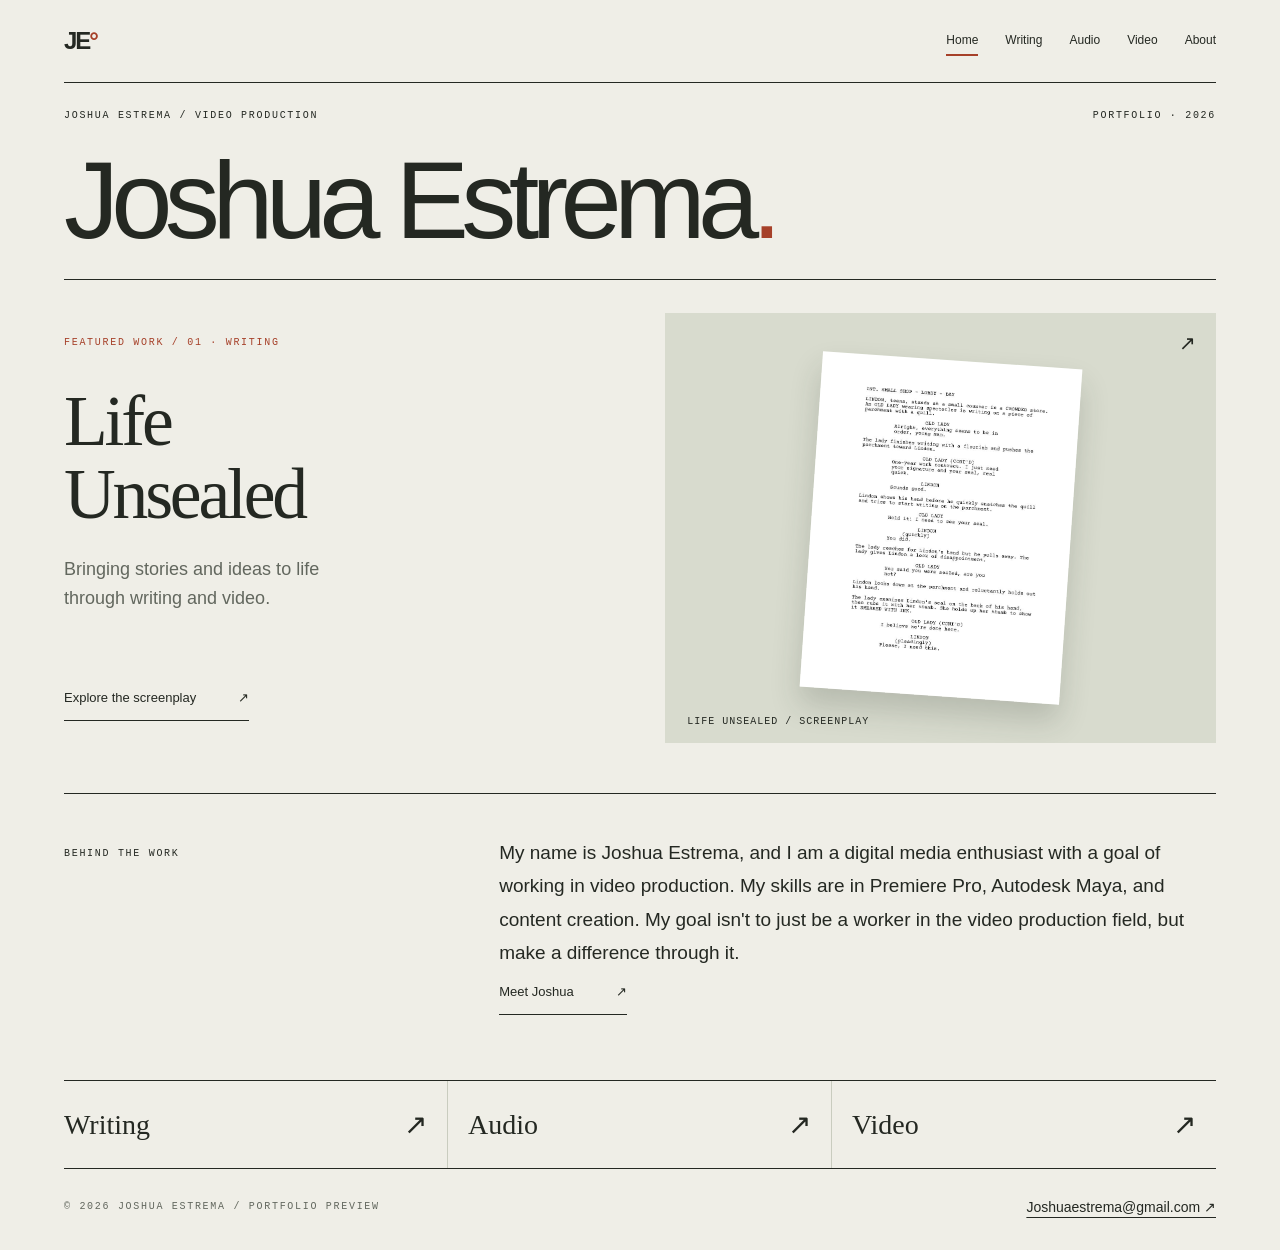
<file: index.html>
<!DOCTYPE html>
<html lang="en">
<head>
  <meta charset="UTF-8">
  <meta name="viewport" content="width=device-width, initial-scale=1">
  <meta name="description" content="Joshua Estrema — writing, audio, and video portfolio.">
  <title>Portfolio — Joshua Estrema</title>
  <link rel="stylesheet" href="styles.css">
</head>
<body>
  <a href="#main" class="skip">Skip to content</a>
  <div class="shell">
    <header><a class="monogram" href="index.html" aria-label="Joshua Estrema home">JE<span>°</span></a><nav aria-label="Main navigation"><a href="index.html" aria-current="page">Home</a><a href="writing.html">Writing</a><a href="audio.html">Audio</a><a href="video.html">Video</a><a href="about.html">About</a></nav></header>
    <main id="main"><section class="masthead"><p class="meta"><span>Joshua Estrema / Video production</span><span>Portfolio · 2026</span></p><h1>Joshua Estrema<span style="color:var(--accent)">.</span></h1></section>
<section class="feature" aria-labelledby="featured-title"><div class="feature-copy"><p class="meta eyebrow">Featured work / 01 · Writing</p><h2 id="featured-title">Life<br>Unsealed</h2><p class="brand">Bringing stories and ideas to life through writing and video.</p><a class="link" href="writing.html">Explore the screenplay <span aria-hidden="true">↗</span></a></div><a href="writing.html" class="document-stage" aria-label="Explore Life Unsealed screenplay"><img src="assets/screenplay-preview.jpg" alt="First page of the Life Unsealed screenplay"><span class="stage-label">LIFE UNSEALED / SCREENPLAY</span><span class="stage-corner" aria-hidden="true">↗</span></a></section>
<section class="intro"><p class="meta">Behind the work</p><div><p>My name is Joshua Estrema, and I am a digital media enthusiast with a goal of working in video production. My skills are in Premiere Pro, Autodesk Maya, and content creation. My goal isn&#x27;t to just be a worker in the video production field, but make a difference through it.</p><a class="link" href="about.html">Meet Joshua <span aria-hidden="true">↗</span></a></div></section>
<div class="routes" aria-label="Browse work"><a href="writing.html">Writing <span>↗</span></a><a href="audio.html">Audio <span>↗</span></a><a href="video.html">Video <span>↗</span></a></div></main>
    <footer><span class="meta">© 2026 Joshua Estrema / Portfolio preview</span><a href="mailto:Joshuaestrema@gmail.com">Joshuaestrema@gmail.com ↗</a></footer>
  </div>
</body>
</html>
</file>
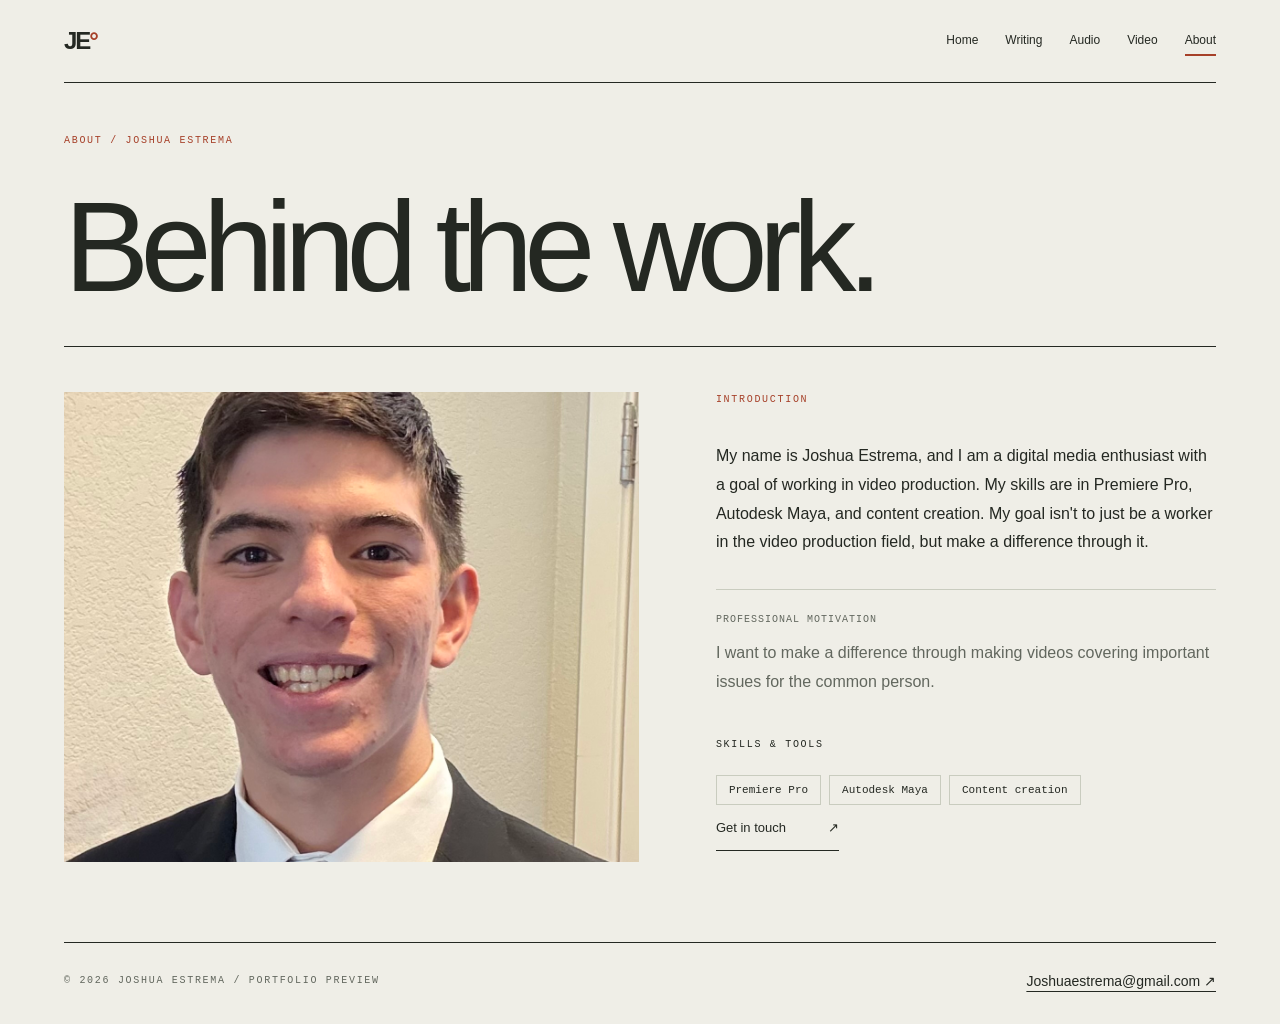
<file: about.html>
<!DOCTYPE html>
<html lang="en">
<head>
  <meta charset="UTF-8">
  <meta name="viewport" content="width=device-width, initial-scale=1">
  <meta name="description" content="Joshua Estrema — writing, audio, and video portfolio.">
  <title>About — Joshua Estrema</title>
  <link rel="stylesheet" href="styles.css">
</head>
<body>
  <a href="#main" class="skip">Skip to content</a>
  <div class="shell">
    <header><a class="monogram" href="index.html" aria-label="Joshua Estrema home">JE<span>°</span></a><nav aria-label="Main navigation"><a href="index.html">Home</a><a href="writing.html">Writing</a><a href="audio.html">Audio</a><a href="video.html">Video</a><a href="about.html" aria-current="page">About</a></nav></header>
    <main id="main"><div class="page-top"><p class="meta eyebrow">About / Joshua Estrema</p><h1>Behind the work.</h1></div><section class="project"><img class="portrait" src="assets/portrait.jpg" alt="Joshua Estrema"><div class="about-copy"><p class="meta eyebrow">Introduction</p><p class="copy">My name is Joshua Estrema, and I am a digital media enthusiast with a goal of working in video production. My skills are in Premiere Pro, Autodesk Maya, and content creation. My goal isn&#x27;t to just be a worker in the video production field, but make a difference through it.</p><div class="gap"><span>Professional motivation</span><p class="copy">I want to make a difference through making videos covering important issues for the common person.</p></div><p class="meta">Skills &amp; tools</p><div class="tools"><span>Premiere Pro</span><span>Autodesk Maya</span><span>Content creation</span></div><a class="link" href="mailto:Joshuaestrema@gmail.com">Get in touch <span aria-hidden="true">↗</span></a></div></section></main>
    <footer><span class="meta">© 2026 Joshua Estrema / Portfolio preview</span><a href="mailto:Joshuaestrema@gmail.com">Joshuaestrema@gmail.com ↗</a></footer>
  </div>
</body>
</html>
</file>
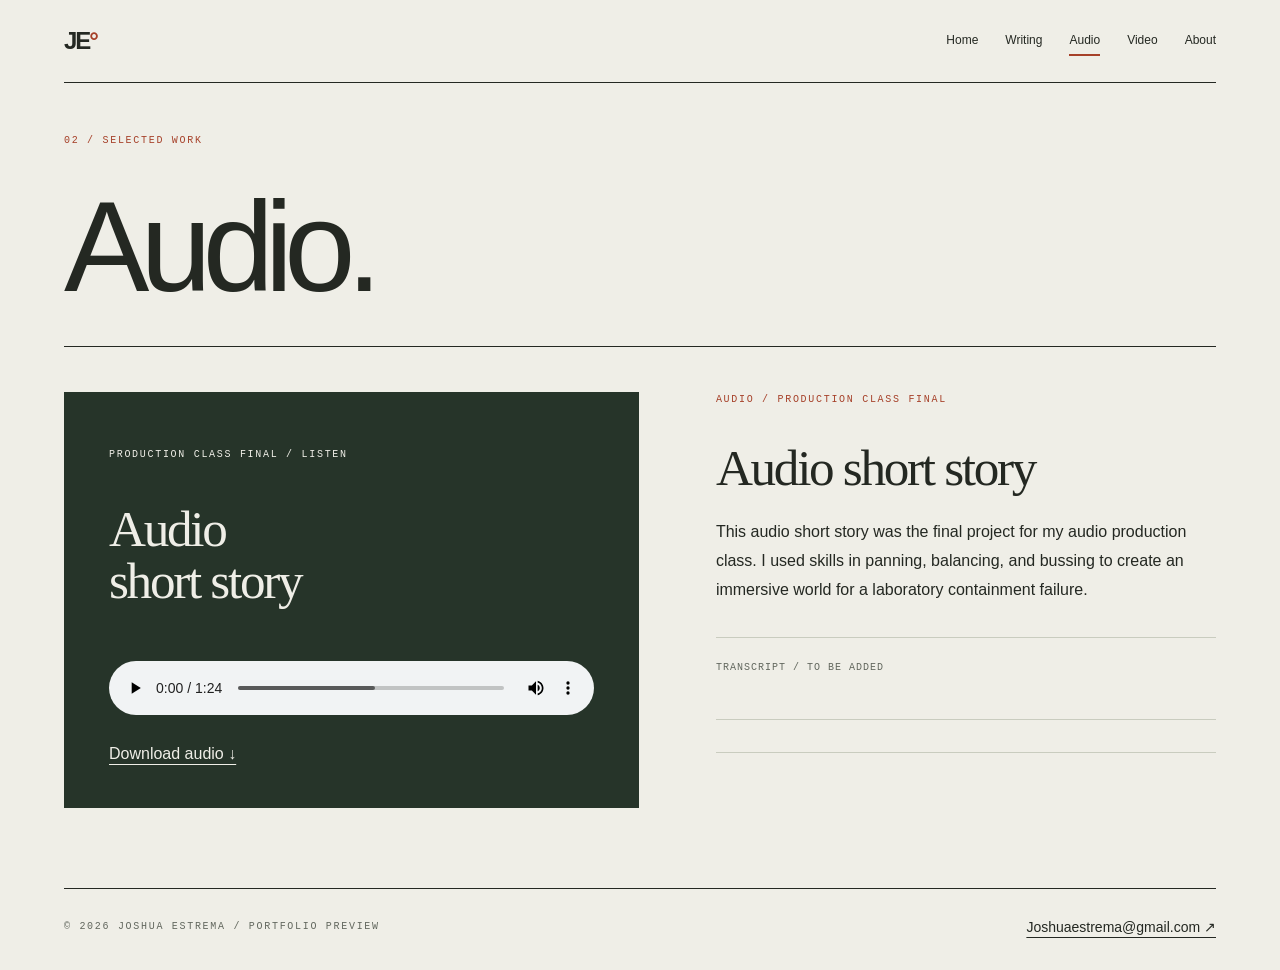
<file: audio.html>
<!DOCTYPE html>
<html lang="en">
<head>
  <meta charset="UTF-8">
  <meta name="viewport" content="width=device-width, initial-scale=1">
  <meta name="description" content="Joshua Estrema — writing, audio, and video portfolio.">
  <title>Audio — Joshua Estrema</title>
  <link rel="stylesheet" href="styles.css">
</head>
<body>
  <a href="#main" class="skip">Skip to content</a>
  <div class="shell">
    <header><a class="monogram" href="index.html" aria-label="Joshua Estrema home">JE<span>°</span></a><nav aria-label="Main navigation"><a href="index.html">Home</a><a href="writing.html">Writing</a><a href="audio.html" aria-current="page">Audio</a><a href="video.html">Video</a><a href="about.html">About</a></nav></header>
    <main id="main"><div class="page-top"><p class="meta eyebrow">02 / Selected work</p><h1>Audio.</h1></div><article class="project"><div class="listening"><p class="meta">Production class final / Listen</p><h2>Audio<br>short story</h2><audio controls preload="metadata"><source src="assets/audio-short-story.mp3" type="audio/mpeg">Audio playback is unavailable. Use the download link.</audio><a href="assets/audio-short-story.mp3" download>Download audio ↓</a></div><div><p class="meta eyebrow">Audio / Production class final</p><h2>Audio short story</h2><p class="copy">This audio short story was the final project for my audio production class. I used skills in panning, balancing, and bussing to create an immersive world for a laboratory containment failure.</p><div class="gap"><span>Transcript / To be added</span><div class="blank-line"></div><div class="blank-line"></div></div></div></article></main>
    <footer><span class="meta">© 2026 Joshua Estrema / Portfolio preview</span><a href="mailto:Joshuaestrema@gmail.com">Joshuaestrema@gmail.com ↗</a></footer>
  </div>
</body>
</html>
</file>
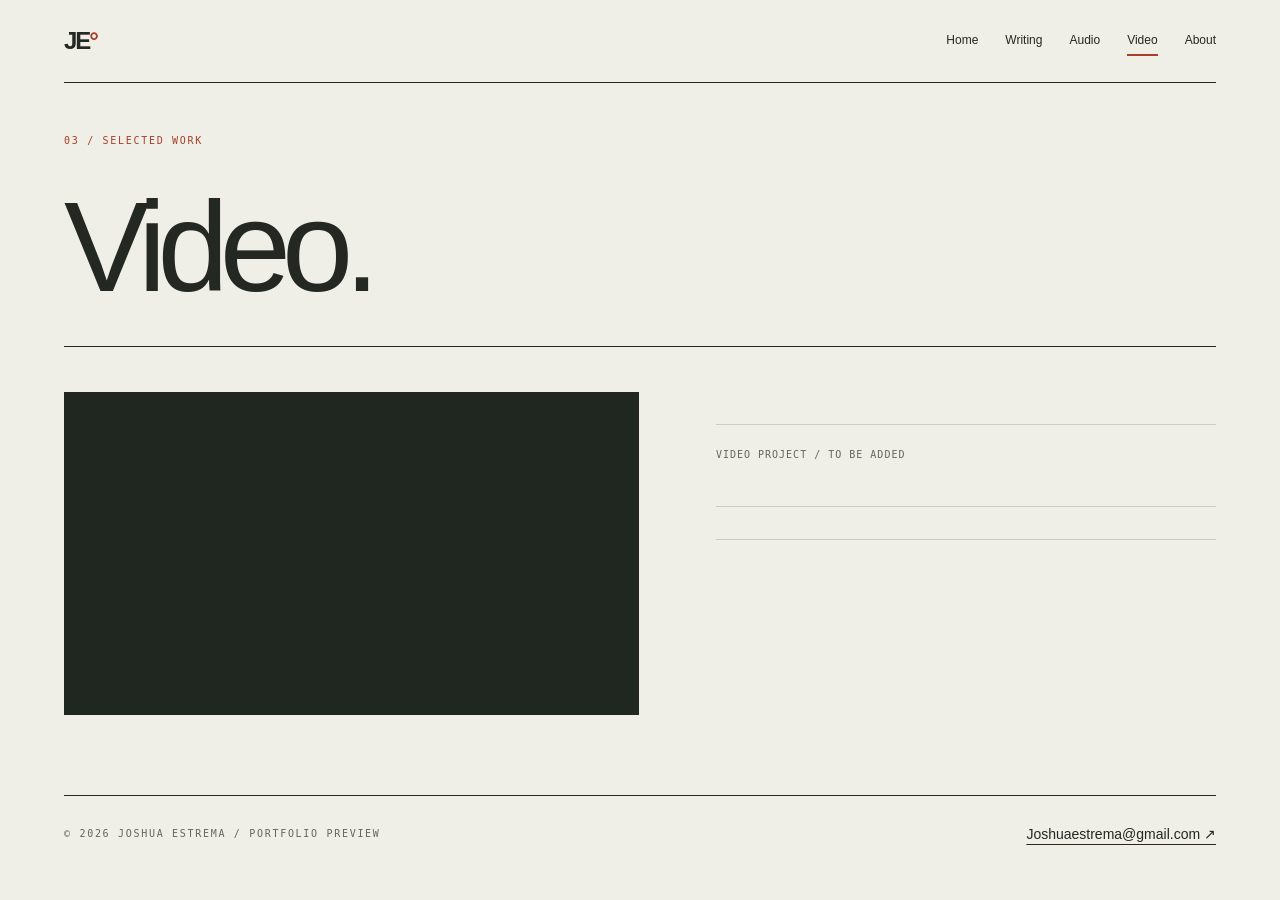
<file: video.html>
<!DOCTYPE html>
<html lang="en">
<head>
  <meta charset="UTF-8">
  <meta name="viewport" content="width=device-width, initial-scale=1">
  <meta name="description" content="Joshua Estrema — writing, audio, and video portfolio.">
  <title>Video — Joshua Estrema</title>
  <link rel="stylesheet" href="styles.css">
</head>
<body>
  <a href="#main" class="skip">Skip to content</a>
  <div class="shell">
    <header><a class="monogram" href="index.html" aria-label="Joshua Estrema home">JE<span>°</span></a><nav aria-label="Main navigation"><a href="index.html">Home</a><a href="writing.html">Writing</a><a href="audio.html">Audio</a><a href="video.html" aria-current="page">Video</a><a href="about.html">About</a></nav></header>
    <main id="main"><div class="page-top"><p class="meta eyebrow">03 / Selected work</p><h1>Video.</h1></div><section class="project" aria-label="Video work to be added"><div class="empty-screen" aria-label="Blank space reserved for a video"></div><div class="gap"><span>Video project / To be added</span><div class="blank-line"></div><div class="blank-line"></div></div></section></main>
    <footer><span class="meta">© 2026 Joshua Estrema / Portfolio preview</span><a href="mailto:Joshuaestrema@gmail.com">Joshuaestrema@gmail.com ↗</a></footer>
  </div>
</body>
</html>
</file>
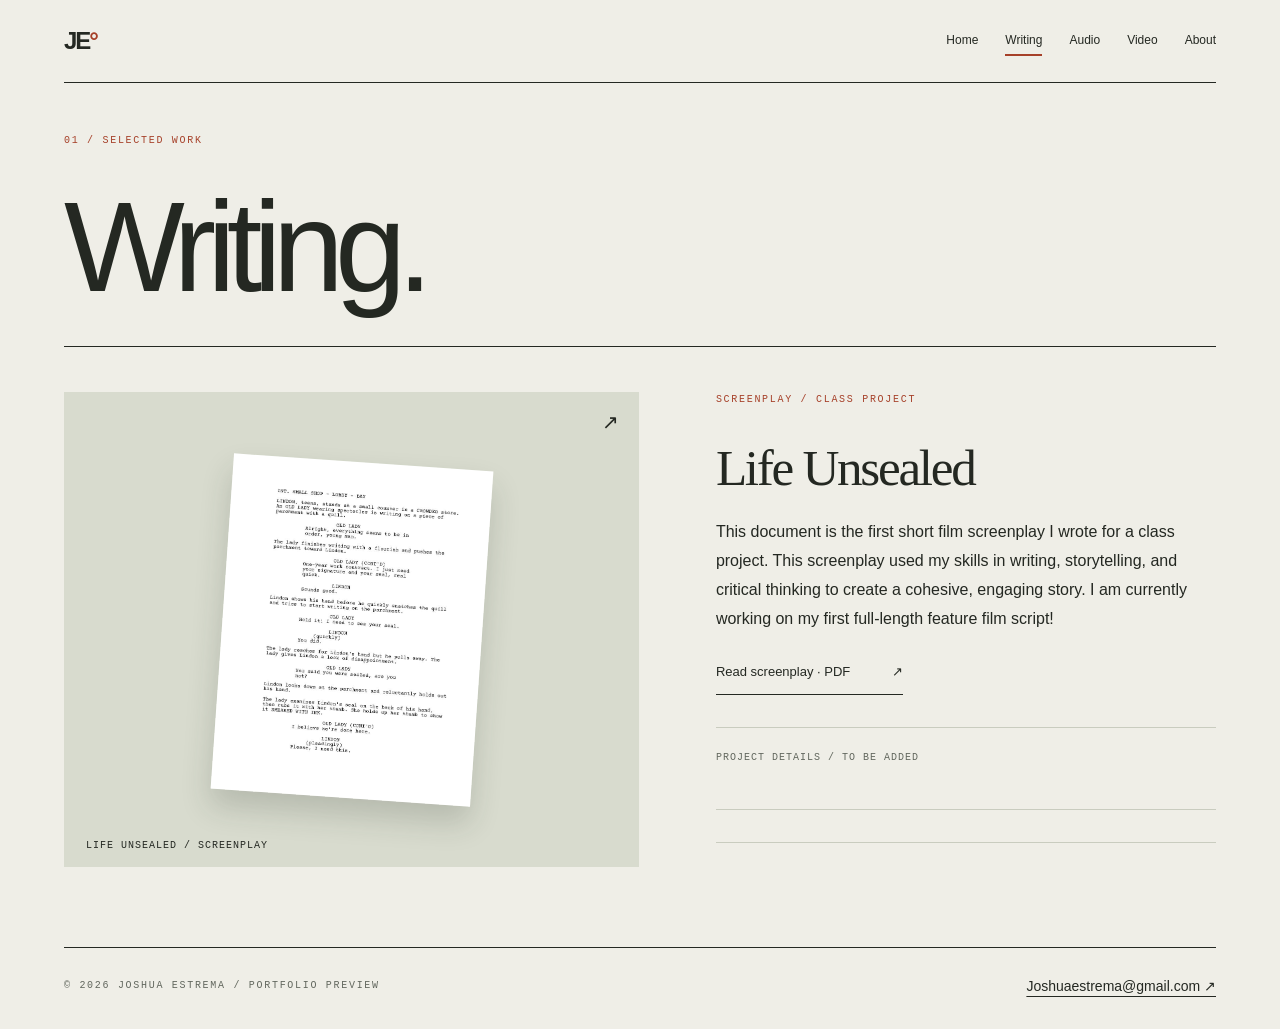
<file: writing.html>
<!DOCTYPE html>
<html lang="en">
<head>
  <meta charset="UTF-8">
  <meta name="viewport" content="width=device-width, initial-scale=1">
  <meta name="description" content="Joshua Estrema — writing, audio, and video portfolio.">
  <title>Writing — Joshua Estrema</title>
  <link rel="stylesheet" href="styles.css">
</head>
<body>
  <a href="#main" class="skip">Skip to content</a>
  <div class="shell">
    <header><a class="monogram" href="index.html" aria-label="Joshua Estrema home">JE<span>°</span></a><nav aria-label="Main navigation"><a href="index.html">Home</a><a href="writing.html" aria-current="page">Writing</a><a href="audio.html">Audio</a><a href="video.html">Video</a><a href="about.html">About</a></nav></header>
    <main id="main"><div class="page-top"><p class="meta eyebrow">01 / Selected work</p><h1>Writing.</h1></div><article class="project"><a class="document-stage" href="assets/life-unsealed.pdf" target="_blank" rel="noopener" aria-label="Read Life Unsealed screenplay PDF"><img src="assets/screenplay-preview.jpg" alt="First page of the Life Unsealed screenplay"><span class="stage-label">LIFE UNSEALED / SCREENPLAY</span><span class="stage-corner" aria-hidden="true">↗</span></a><div><p class="meta eyebrow">Screenplay / Class project</p><h2>Life Unsealed</h2><p class="copy">This document is the first short film screenplay I wrote for a class project. This screenplay used my skills in writing, storytelling, and critical thinking to create a cohesive, engaging story. I am currently working on my first full-length feature film script!</p><a class="link" href="assets/life-unsealed.pdf" target="_blank" rel="noopener">Read screenplay · PDF <span aria-hidden="true">↗</span></a><div class="gap"><span>Project details / To be added</span><div class="blank-line"></div><div class="blank-line"></div></div></div></article></main>
    <footer><span class="meta">© 2026 Joshua Estrema / Portfolio preview</span><a href="mailto:Joshuaestrema@gmail.com">Joshuaestrema@gmail.com ↗</a></footer>
  </div>
</body>
</html>
</file>
<file: styles.css>
:root { --paper:#efeee7; --ink:#242822; --muted:#62675e; --line:#c9ccbf; --accent:#a64029; --dark:#263429; }
* { box-sizing:border-box; }
body { margin:0; background:var(--paper); color:var(--ink); font-family:Arial,Helvetica,sans-serif; }
a { color:inherit; text-underline-offset:5px; }
button,a { -webkit-tap-highlight-color:transparent; }
a:focus-visible,button:focus-visible { outline:3px solid var(--accent); outline-offset:5px; }
.skip { position:absolute; top:-80px; left:20px; padding:15px; background:white; z-index:10; }
.skip:focus { top:10px; }
.shell { max-width:1500px; margin:auto; padding:0 5vw; }
header { display:flex; justify-content:space-between; gap:24px; align-items:center; padding:26px 0; border-bottom:1px solid var(--ink); }
.monogram { text-decoration:none; font-weight:800; font-size:24px; letter-spacing:-2px; }
.monogram span { color:var(--accent); }
nav { display:flex; flex-wrap:wrap; gap:27px; }
nav a { font-size:12px; text-decoration:none; padding:7px 0; border-bottom:2px solid transparent; }
nav a[aria-current=page] { border-color:var(--accent); }
.meta { font:10px/1.6 monospace; letter-spacing:1.7px; text-transform:uppercase; }
.masthead { padding:25px 0 24px; border-bottom:1px solid var(--ink); }
.masthead .meta { display:flex; justify-content:space-between; margin:0 0 21px; gap:15px; }
h1 { font-size:clamp(40px,8.6vw,128px); letter-spacing:-.07em; line-height:1; font-weight:500; margin:0; }
.feature { display:grid; grid-template-columns:1fr 1.05fr; min-height:510px; padding:33px 0 50px; gap:6vw; }
.feature-copy { display:flex; flex-direction:column; align-items:flex-start; padding:22px 0; }
.eyebrow { color:var(--accent); margin:0 0 34px; }
h2 { font:normal clamp(48px,5.6vw,86px)/1.02 Georgia,serif; letter-spacing:-.045em; margin:0 0 24px; }
.brand { max-width:310px; color:var(--muted); font-size:18px; line-height:1.6; margin:0 0 35px; }
.feature-copy .link { margin-top:auto; }
.link { display:inline-flex; align-items:center; justify-content:space-between; gap:42px; padding:15px 0; border-bottom:1px solid var(--ink); text-decoration:none; font-size:13px; }
.link:hover { color:var(--accent); }
.document-stage { display:flex; align-items:center; justify-content:center; background:#d8dbce; position:relative; overflow:hidden; min-height:430px; padding:37px 45px; text-decoration:none; }
.document-stage img { width:58%; max-width:260px; height:auto; box-shadow:0 17px 30px #25312330; transform:rotate(4deg); transition:transform .3s; }
.document-stage:hover img { transform:rotate(0); }
.stage-label { position:absolute; bottom:16px; left:22px; font:10px monospace; letter-spacing:1px; }
.stage-corner { position:absolute; top:18px; right:20px; font-size:20px; }
.intro { display:grid; grid-template-columns:.75fr 1.5fr; border-top:1px solid var(--ink); padding:42px 0 65px; gap:6vw; }
.intro p:not(.meta) { font-size:19px; line-height:1.75; margin:0; max-width:760px; }
.routes { display:grid; grid-template-columns:repeat(3,1fr); border-top:1px solid var(--ink); }
.routes a { display:flex; gap:15px; align-items:center; justify-content:space-between; text-decoration:none; padding:27px 20px; border-right:1px solid var(--line); font:28px Georgia,serif; }
.routes a:first-child { padding-left:0; }.routes a:last-child { border:0; }.routes a:hover { color:var(--accent); }
.page-top { padding:50px 0 35px; border-bottom:1px solid var(--ink); }
.page-top h1 { font-size:clamp(65px,10vw,140px); }
.project { display:grid; grid-template-columns:1.15fr 1fr; gap:6vw; padding:45px 0 80px; }
.project h2 { font-size:clamp(40px,4vw,65px); }
.copy { font-size:16px; line-height:1.8; max-width:620px; }
.gap { margin-top:32px; padding:24px 0; border-top:1px solid var(--line); color:var(--muted); font-size:13px; line-height:1.8; }
.gap span { display:block; font:10px monospace; text-transform:uppercase; letter-spacing:1px; margin-bottom:14px; }
.blank-line { height:33px; border-bottom:1px solid var(--line); }
.listening { background:var(--dark); color:var(--paper); padding:45px; min-height:380px; display:flex; flex-direction:column; justify-content:space-between; gap:30px; }
.listening h2 { font-size:clamp(35px,4vw,64px); }
audio { width:100%; display:block; }
.empty-screen { background:#202720; aspect-ratio:16/9; width:100%; }
.portrait { width:100%; height:470px; object-fit:cover; object-position:center 35%; background:#d8dbce; }
.about-copy p { margin-top:0; }
.tools { display:flex; flex-wrap:wrap; gap:8px; padding-top:12px; }
.tools span { border:1px solid var(--line); padding:8px 12px; font:11px monospace; }
footer { border-top:1px solid var(--ink); padding:30px 0 35px; display:flex; justify-content:space-between; gap:20px; align-items:center; }
footer a { font-size:14px; overflow-wrap:anywhere; }
footer .meta { color:var(--muted); }
[hidden] { display:none!important; }
@media(min-width:1700px) { .shell { padding:0 75px; } }
@media(max-width:700px) { .shell { padding:0 6vw; } header { align-items:flex-start; padding:20px 0; } nav { gap:9px 18px; justify-content:flex-end; max-width:265px; } nav a { font-size:11px; } .masthead .meta { font-size:9px; letter-spacing:1px; } .masthead { padding:22px 0; } .feature { grid-template-columns:1fr; gap:15px; padding-top:8px; } .feature-copy { padding:25px 0; } .eyebrow { margin-bottom:22px; } .feature h2 { font-size:64px; } .brand { max-width:100%; font-size:17px; margin-bottom:15px; } .document-stage { min-height:350px; } .document-stage img { max-width:210px; } .intro { grid-template-columns:1fr; gap:20px; padding:28px 0 40px; } .intro p:not(.meta) { font-size:17px; } .routes a { font-size:23px; padding:22px 12px; } .project { grid-template-columns:1fr; gap:30px; padding:30px 0 50px; } .page-top { padding-top:30px; } .listening { padding:28px; min-height:310px; } footer { align-items:flex-start; flex-direction:column; gap:10px; } .portrait { height:400px; } }
@media(prefers-reduced-motion:reduce) { * { transition:none!important; } }
</file>
